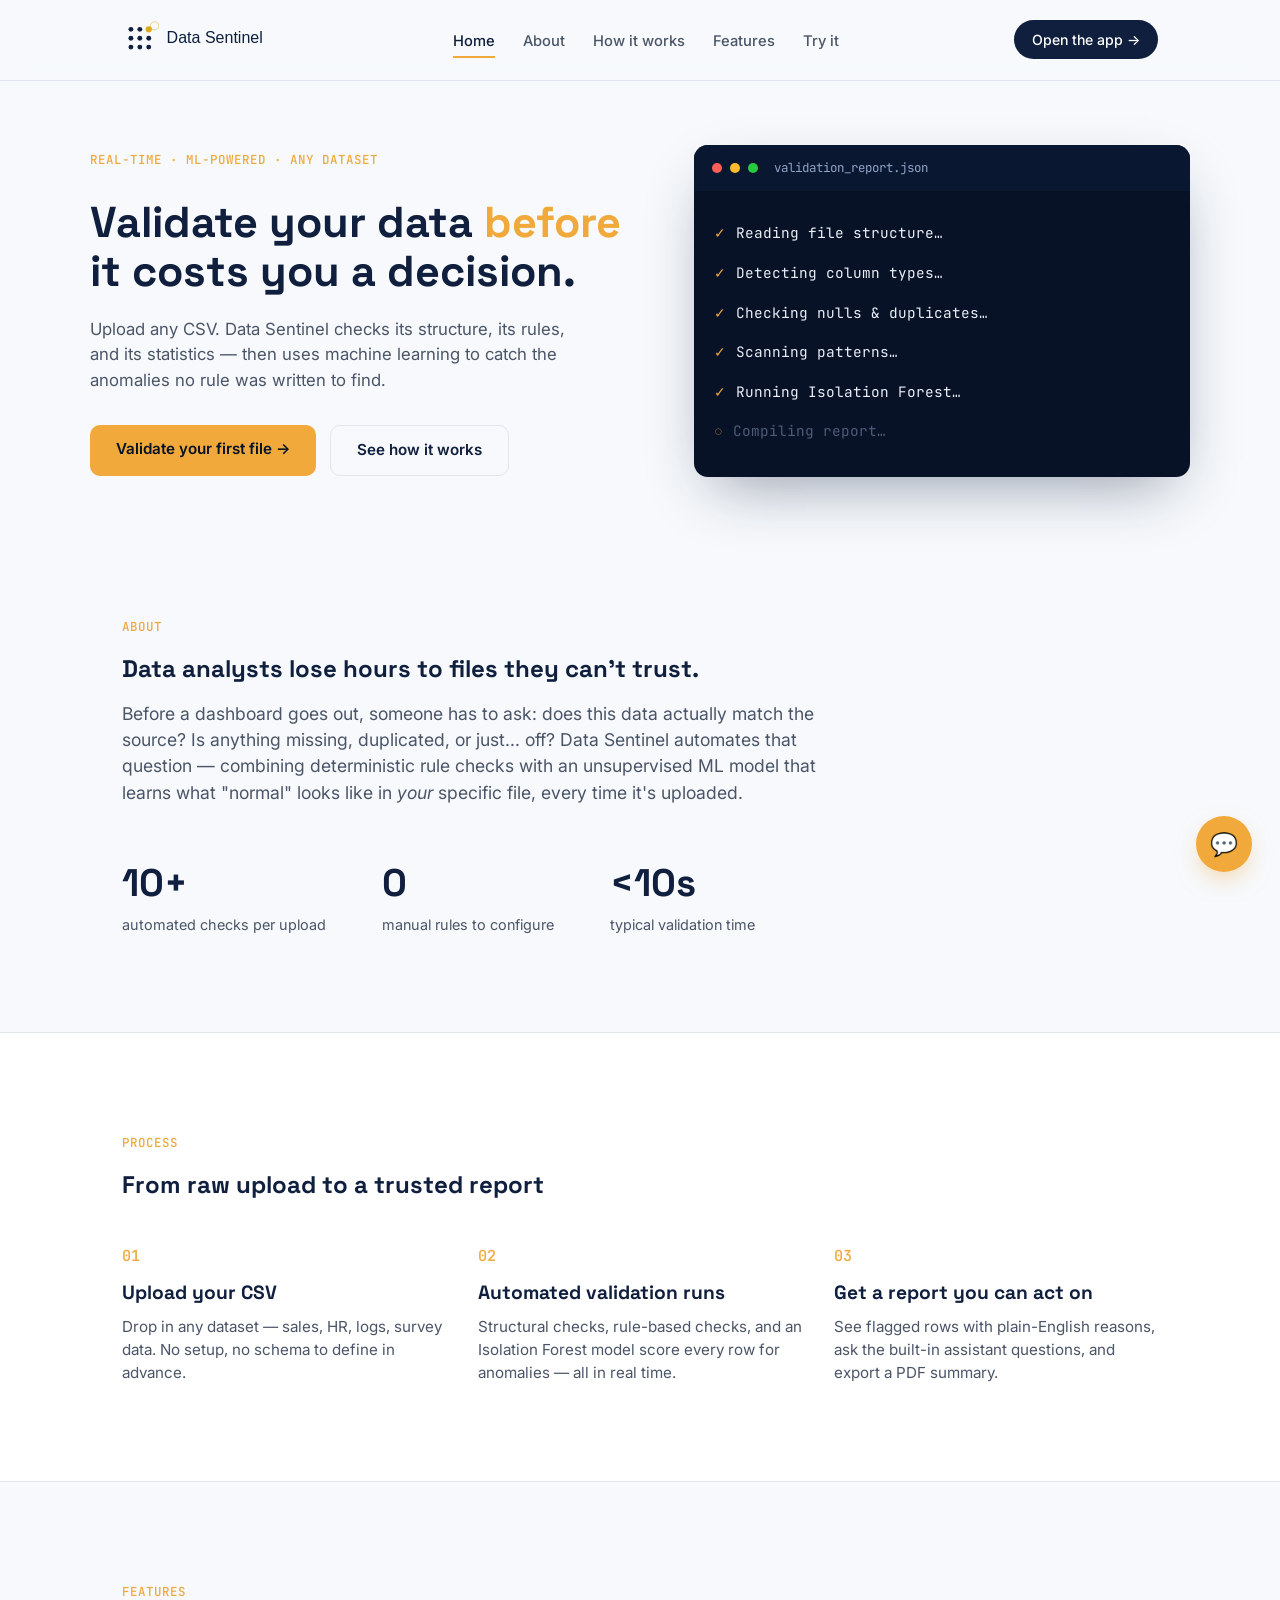
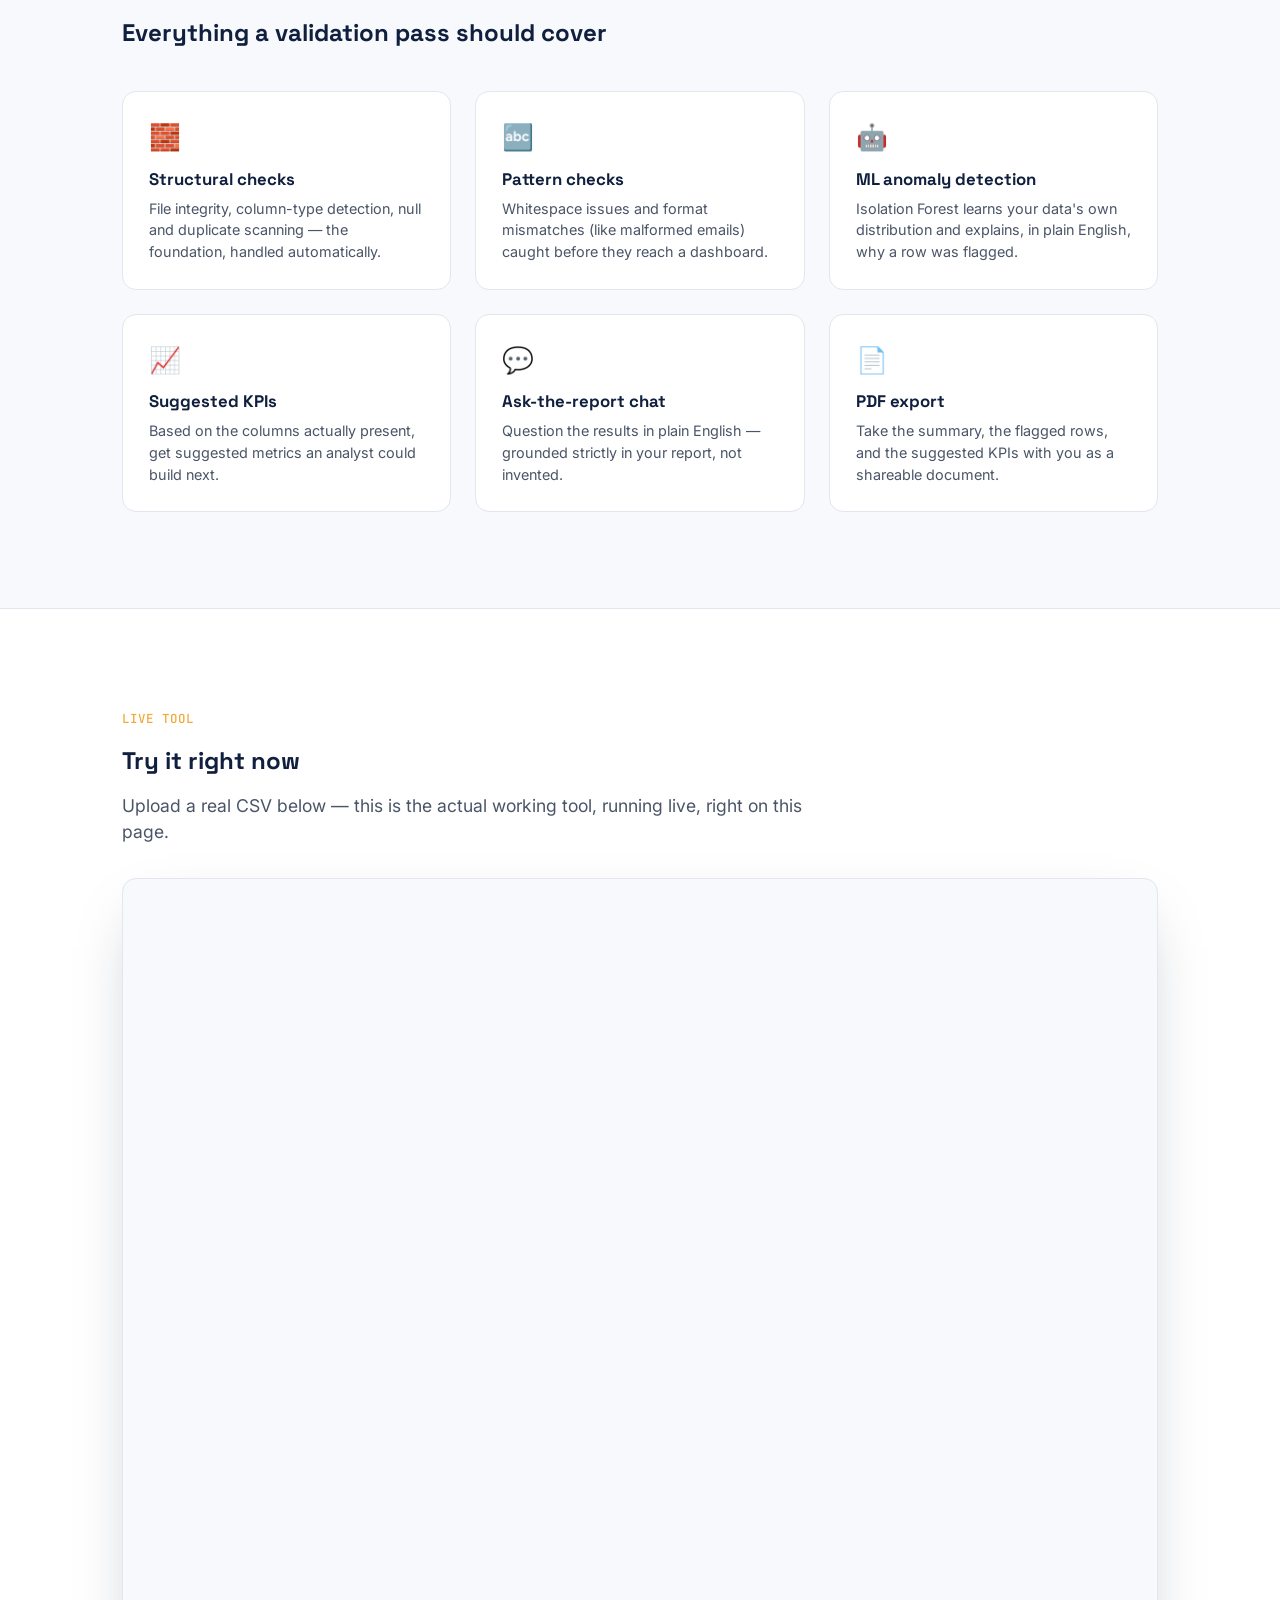
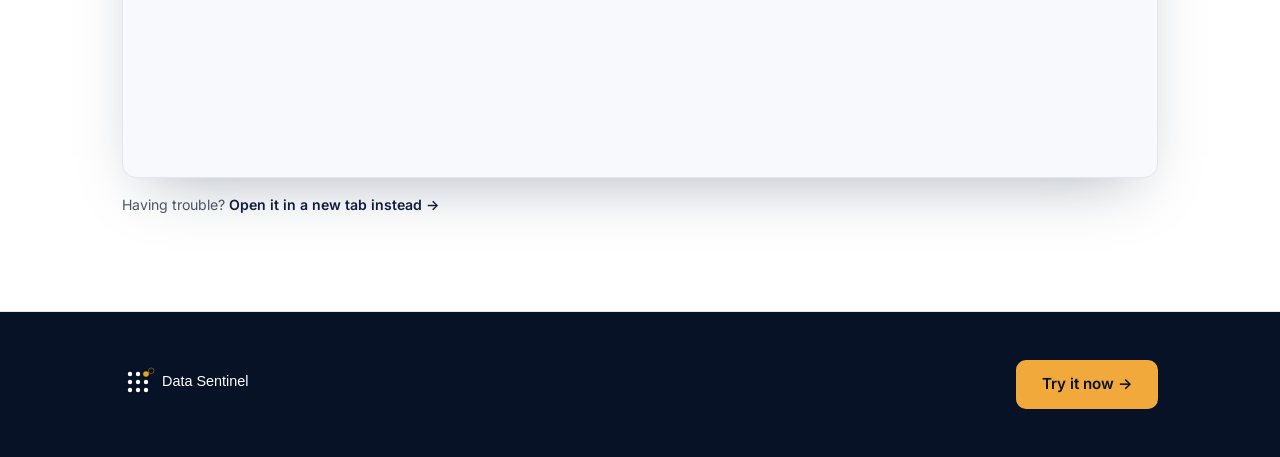
<file: index.html>
<!DOCTYPE html>
<html lang="en">
<head>
<meta charset="UTF-8">
<meta name="viewport" content="width=device-width, initial-scale=1.0">
<title>Data Sentinel — Validate your data before it costs you a decision</title>
<link rel="preconnect" href="https://fonts.googleapis.com">
<link href="https://fonts.googleapis.com/css2?family=Space+Grotesk:wght@500;700&family=Inter:wght@400;500;600&family=JetBrains+Mono:wght@400;500&display=swap" rel="stylesheet">
<link rel="icon" href="favicon.svg" type="image/svg+xml">
<link rel="stylesheet" href="style.css">
</head>
<body>

<nav id="navbar">
  <div class="nav-inner">
    <a href="#home" class="logo" aria-label="Data Sentinel home"><img src="logo-light.svg" alt="Data Sentinel" height="40"></a>
    <ul class="nav-links">
      <li><a href="#home" class="nav-link active" data-section="home">Home</a></li>
      <li><a href="#about" class="nav-link" data-section="about">About</a></li>
      <li><a href="#how-it-works" class="nav-link" data-section="how-it-works">How it works</a></li>
      <li><a href="#features" class="nav-link" data-section="features">Features</a></li>
      <li><a href="#app" class="nav-link" data-section="app">Try it</a></li>
    </ul>
    <a href="#app" class="nav-cta">Open the app →</a>
  </div>
</nav>

<section id="home" class="hero">
  <div class="hero-inner">
    <div class="hero-text">
      <span class="eyebrow">Real-time · ML-powered · Any dataset</span>
      <h1>Validate your data <span class="highlight">before</span> it costs you a decision.</h1>
      <p class="hero-sub">Upload any CSV. Data Sentinel checks its structure, its rules, and its statistics — then uses machine learning to catch the anomalies no rule was written to find.</p>
      <div class="hero-actions">
        <a href="#app" class="btn btn-primary">Validate your first file →</a>
        <a href="#how-it-works" class="btn btn-ghost">See how it works</a>
      </div>
    </div>

    <div class="hero-panel" aria-hidden="true">
      <div class="panel-header">
        <span class="dot red"></span><span class="dot yellow"></span><span class="dot green"></span>
        <span class="panel-title">validation_report.json</span>
      </div>
      <div class="panel-body" id="check-list">
        <div class="check-row"><span class="check-icon">○</span> Reading file structure…</div>
        <div class="check-row"><span class="check-icon">○</span> Detecting column types…</div>
        <div class="check-row"><span class="check-icon">○</span> Checking nulls &amp; duplicates…</div>
        <div class="check-row"><span class="check-icon">○</span> Scanning patterns…</div>
        <div class="check-row"><span class="check-icon">○</span> Running Isolation Forest…</div>
        <div class="check-row"><span class="check-icon">○</span> Compiling report…</div>
      </div>
    </div>
  </div>
</section>

<section id="about" class="about">
  <div class="section-inner">
    <span class="eyebrow">About</span>
    <h2>Data analysts lose hours to files they can't trust.</h2>
    <p class="section-lead">Before a dashboard goes out, someone has to ask: does this data actually match the source? Is anything missing, duplicated, or just... off? Data Sentinel automates that question — combining deterministic rule checks with an unsupervised ML model that learns what "normal" looks like in <em>your</em> specific file, every time it's uploaded.</p>
    <div class="stat-row">
      <div class="stat"><span class="stat-num">10+</span><span class="stat-label">automated checks per upload</span></div>
      <div class="stat"><span class="stat-num">0</span><span class="stat-label">manual rules to configure</span></div>
      <div class="stat"><span class="stat-num">&lt;10s</span><span class="stat-label">typical validation time</span></div>
    </div>
  </div>
</section>

<section id="how-it-works" class="how">
  <div class="section-inner">
    <span class="eyebrow">Process</span>
    <h2>From raw upload to a trusted report</h2>
    <div class="steps">
      <div class="step">
        <span class="step-num">01</span>
        <h3>Upload your CSV</h3>
        <p>Drop in any dataset — sales, HR, logs, survey data. No setup, no schema to define in advance.</p>
      </div>
      <div class="step">
        <span class="step-num">02</span>
        <h3>Automated validation runs</h3>
        <p>Structural checks, rule-based checks, and an Isolation Forest model score every row for anomalies — all in real time.</p>
      </div>
      <div class="step">
        <span class="step-num">03</span>
        <h3>Get a report you can act on</h3>
        <p>See flagged rows with plain-English reasons, ask the built-in assistant questions, and export a PDF summary.</p>
      </div>
    </div>
  </div>
</section>

<section id="features" class="features">
  <div class="section-inner">
    <span class="eyebrow">Features</span>
    <h2>Everything a validation pass should cover</h2>
    <div class="feature-grid">
      <div class="feature-card">
        <div class="feature-icon">🧱</div>
        <h3>Structural checks</h3>
        <p>File integrity, column-type detection, null and duplicate scanning — the foundation, handled automatically.</p>
      </div>
      <div class="feature-card">
        <div class="feature-icon">🔤</div>
        <h3>Pattern checks</h3>
        <p>Whitespace issues and format mismatches (like malformed emails) caught before they reach a dashboard.</p>
      </div>
      <div class="feature-card">
        <div class="feature-icon">🤖</div>
        <h3>ML anomaly detection</h3>
        <p>Isolation Forest learns your data's own distribution and explains, in plain English, why a row was flagged.</p>
      </div>
      <div class="feature-card">
        <div class="feature-icon">📈</div>
        <h3>Suggested KPIs</h3>
        <p>Based on the columns actually present, get suggested metrics an analyst could build next.</p>
      </div>
      <div class="feature-card">
        <div class="feature-icon">💬</div>
        <h3>Ask-the-report chat</h3>
        <p>Question the results in plain English — grounded strictly in your report, not invented.</p>
      </div>
      <div class="feature-card">
        <div class="feature-icon">📄</div>
        <h3>PDF export</h3>
        <p>Take the summary, the flagged rows, and the suggested KPIs with you as a shareable document.</p>
      </div>
    </div>
  </div>
</section>

<section id="app" class="app-embed">
  <div class="section-inner">
    <span class="eyebrow">Live tool</span>
    <h2>Try it right now</h2>
    <p class="section-lead">Upload a real CSV below — this is the actual working tool, running live, right on this page.</p>
    <div class="embed-frame">
      <iframe
        src="https://data-sentinel-hbquh73gibgejxgugq2raq.streamlit.app/?embed=true"
        title="Data Sentinel live app"
        loading="lazy"
        allow="clipboard-write">
      </iframe>
    </div>
    <p class="embed-fallback">Having trouble? <a href="https://data-sentinel-hbquh73gibgejxgugq2raq.streamlit.app" target="_blank" rel="noopener">Open it in a new tab instead →</a></p>
  </div>
</section>

<footer class="site-footer">
  <div class="section-inner footer-inner">
    <a href="#home" class="logo" aria-label="Data Sentinel home"><img src="logo-dark.svg" alt="Data Sentinel" height="36"></a>
    <a href="#app" class="btn btn-primary">Try it now →</a>
  </div>
</footer>

<button id="chat-fab" aria-label="Open chat">💬</button>
<div id="chat-popover">
  <div class="chat-popover-header">Ask about your data</div>
  <p class="chat-popover-body">The real, live assistant runs inside the app once you upload a file — it reads your actual validation report, not a canned script.</p>
  <a href="#app" class="btn btn-primary btn-small">Open the app →</a>
</div>

<script src="script.js"></script>
</body>
</html>
</file>
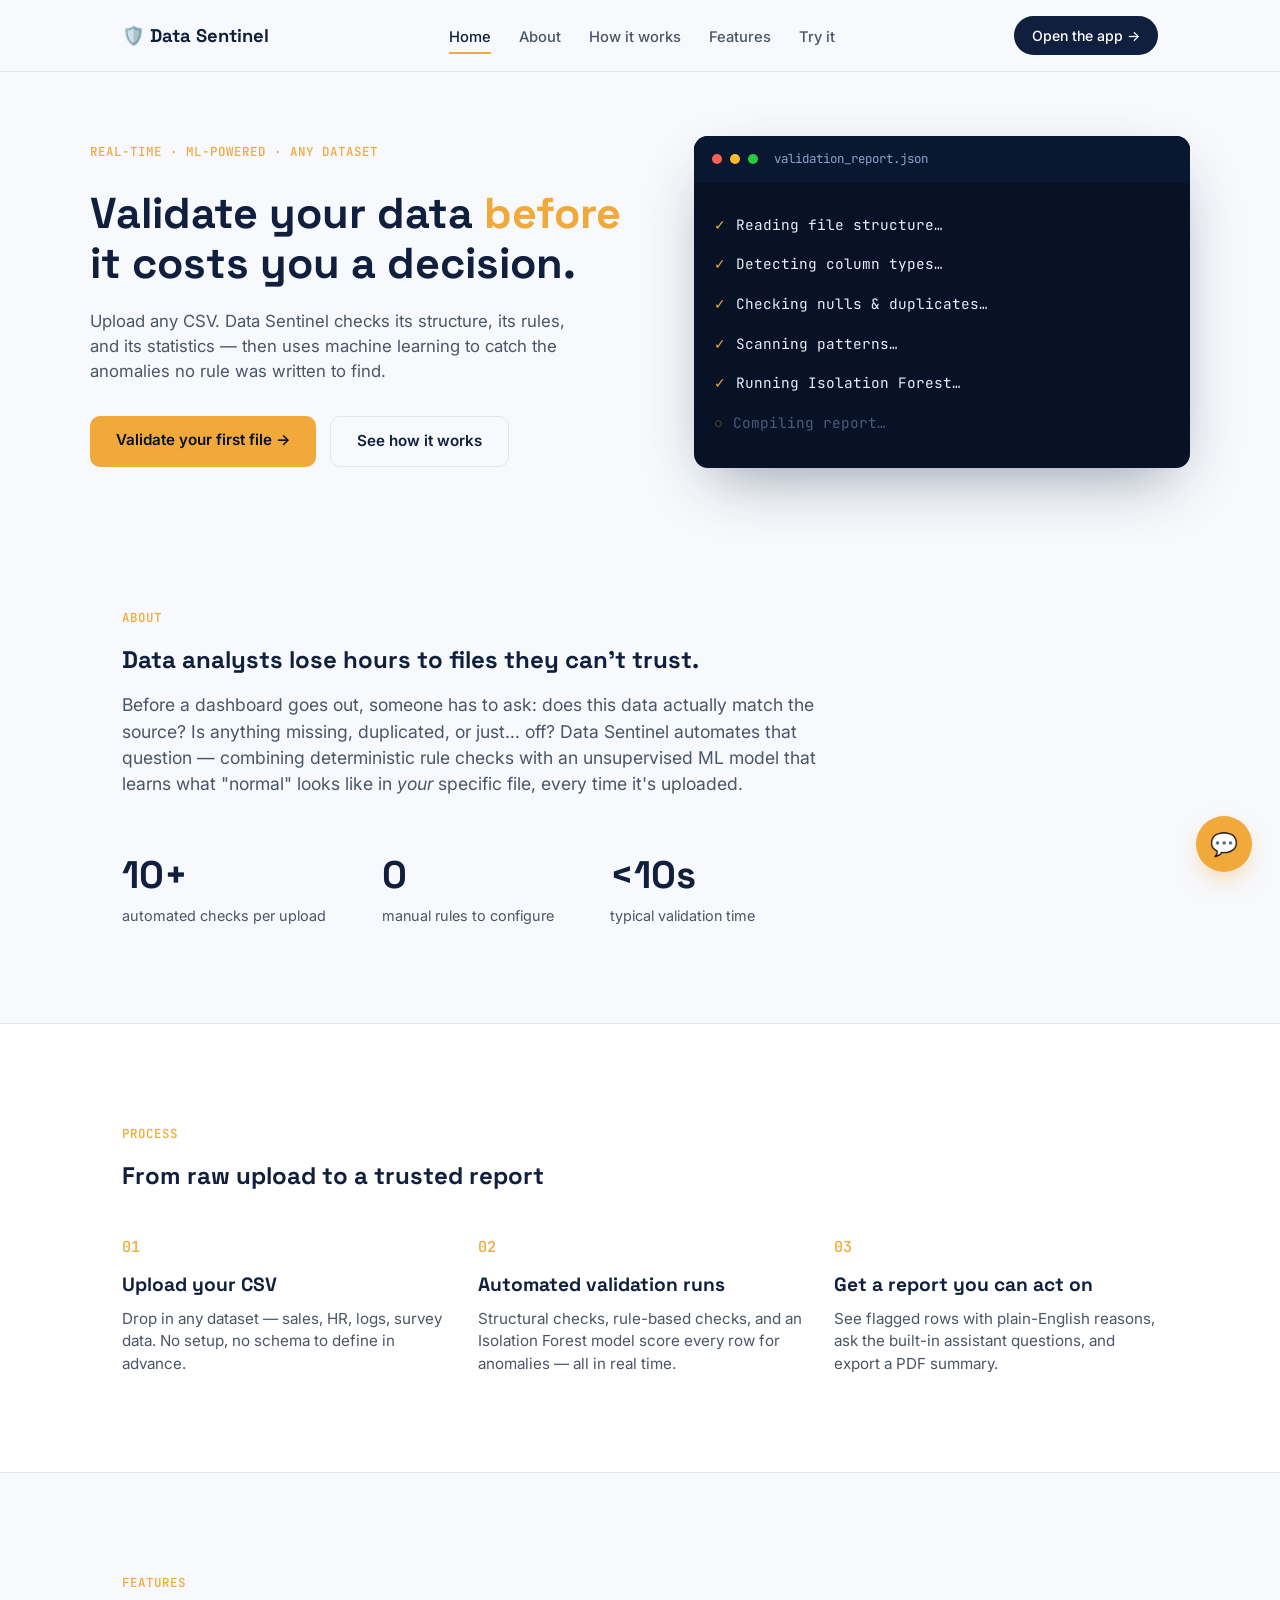
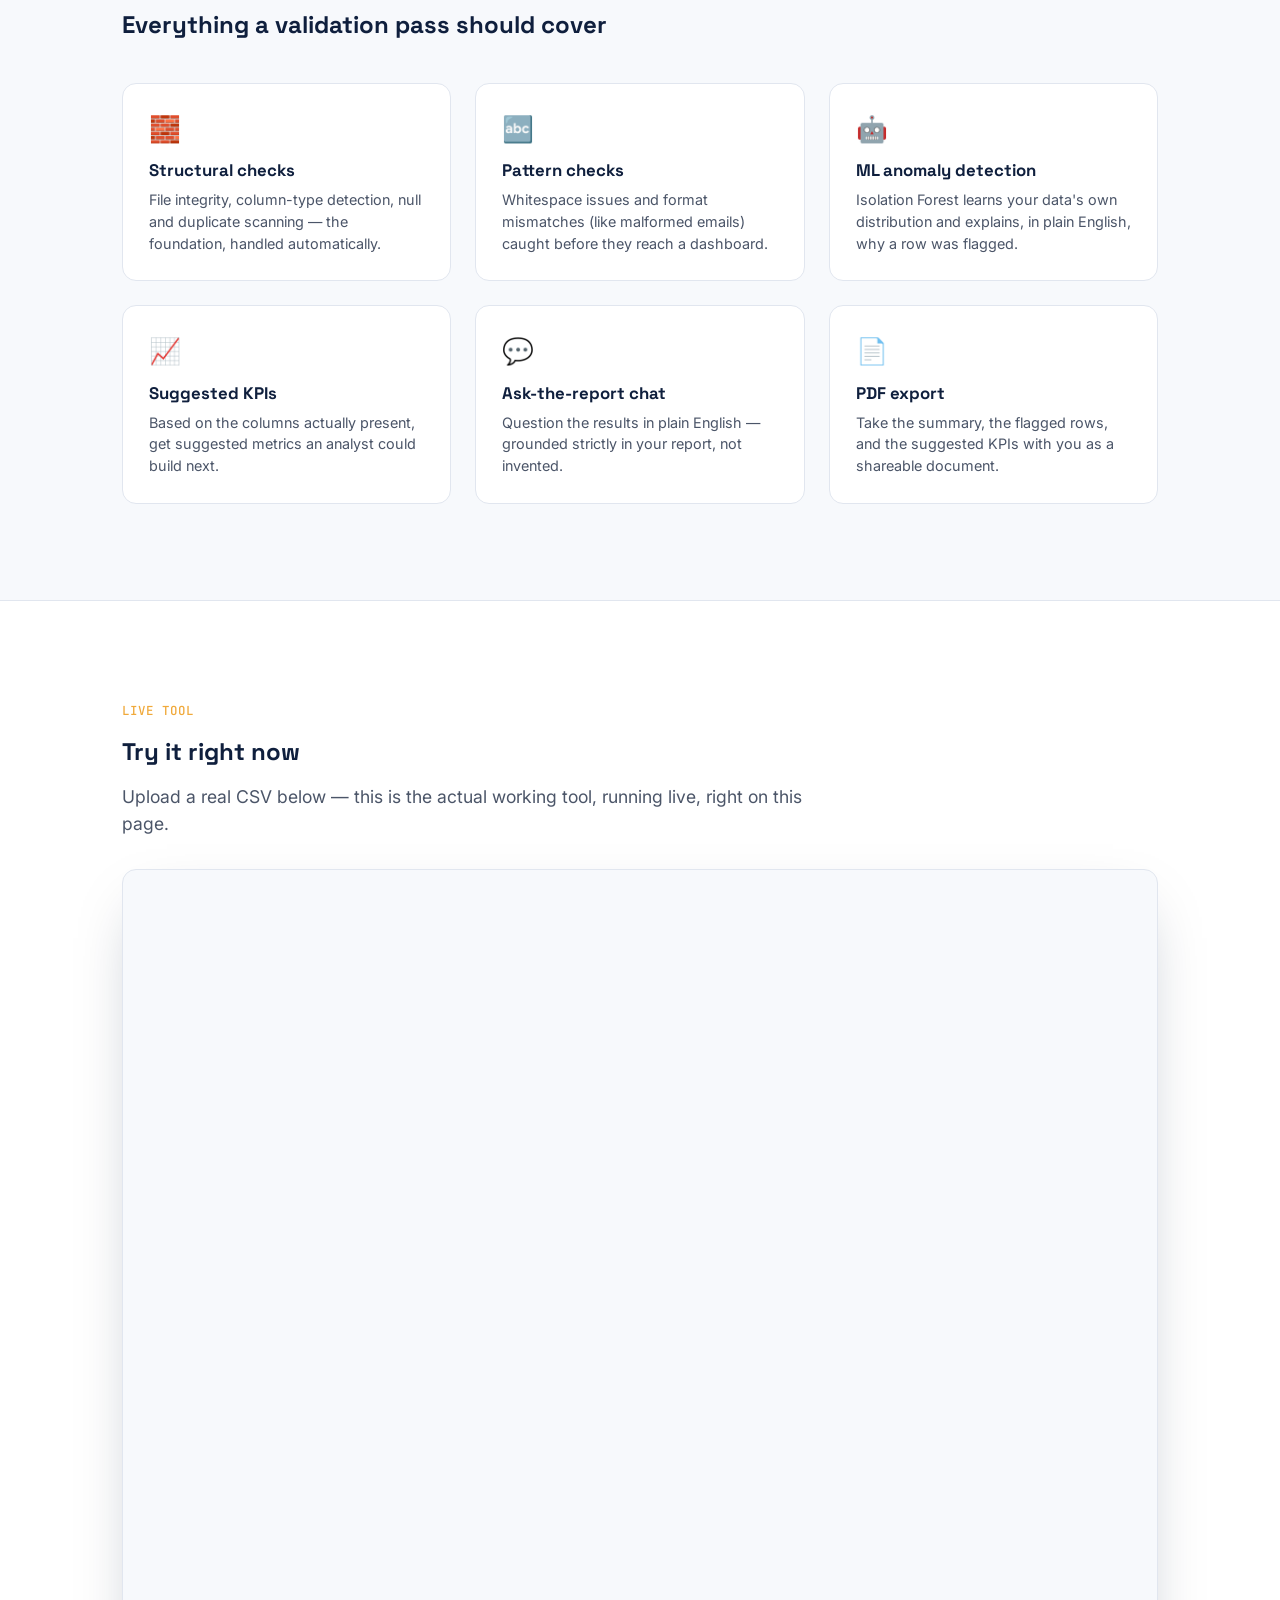
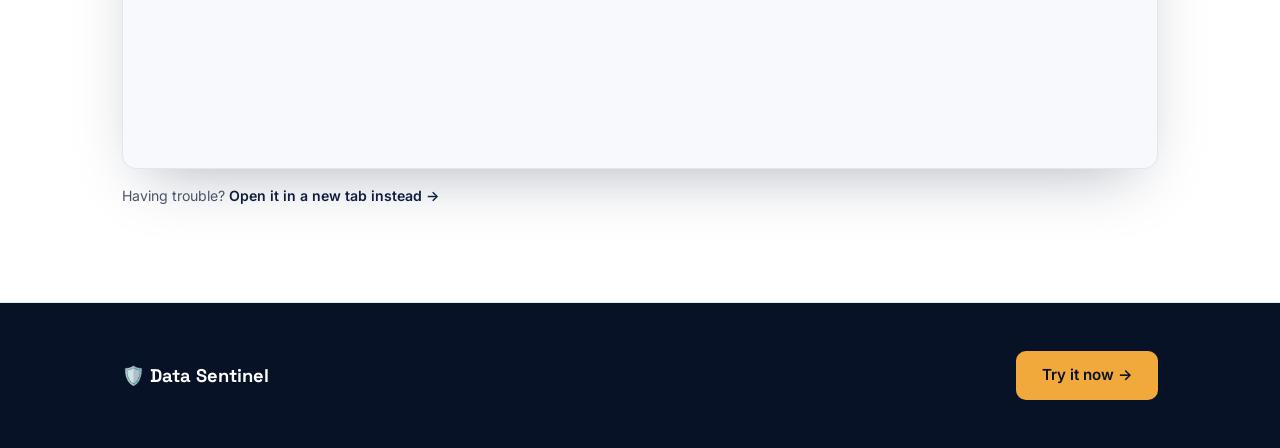
<file: UI/index.html>
<!DOCTYPE html>
<html lang="en">
<head>
<meta charset="UTF-8">
<meta name="viewport" content="width=device-width, initial-scale=1.0">
<title>Data Sentinel — Validate your data before it costs you a decision</title>
<link rel="preconnect" href="https://fonts.googleapis.com">
<link href="https://fonts.googleapis.com/css2?family=Space+Grotesk:wght@500;700&family=Inter:wght@400;500;600&family=JetBrains+Mono:wght@400;500&display=swap" rel="stylesheet">
<link rel="stylesheet" href="style.css">
</head>
<body>

<nav id="navbar">
  <div class="nav-inner">
    <div class="logo">🛡️ Data Sentinel</div>
    <ul class="nav-links">
      <li><a href="#home" class="nav-link active" data-section="home">Home</a></li>
      <li><a href="#about" class="nav-link" data-section="about">About</a></li>
      <li><a href="#how-it-works" class="nav-link" data-section="how-it-works">How it works</a></li>
      <li><a href="#features" class="nav-link" data-section="features">Features</a></li>
      <li><a href="#app" class="nav-link" data-section="app">Try it</a></li>
    </ul>
    <a href="#app" class="nav-cta">Open the app →</a>
  </div>
</nav>

<section id="home" class="hero">
  <div class="hero-inner">
    <div class="hero-text">
      <span class="eyebrow">Real-time · ML-powered · Any dataset</span>
      <h1>Validate your data <span class="highlight">before</span> it costs you a decision.</h1>
      <p class="hero-sub">Upload any CSV. Data Sentinel checks its structure, its rules, and its statistics — then uses machine learning to catch the anomalies no rule was written to find.</p>
      <div class="hero-actions">
        <a href="#app" class="btn btn-primary">Validate your first file →</a>
        <a href="#how-it-works" class="btn btn-ghost">See how it works</a>
      </div>
    </div>

    <div class="hero-panel" aria-hidden="true">
      <div class="panel-header">
        <span class="dot red"></span><span class="dot yellow"></span><span class="dot green"></span>
        <span class="panel-title">validation_report.json</span>
      </div>
      <div class="panel-body" id="check-list">
        <div class="check-row"><span class="check-icon">○</span> Reading file structure…</div>
        <div class="check-row"><span class="check-icon">○</span> Detecting column types…</div>
        <div class="check-row"><span class="check-icon">○</span> Checking nulls &amp; duplicates…</div>
        <div class="check-row"><span class="check-icon">○</span> Scanning patterns…</div>
        <div class="check-row"><span class="check-icon">○</span> Running Isolation Forest…</div>
        <div class="check-row"><span class="check-icon">○</span> Compiling report…</div>
      </div>
    </div>
  </div>
</section>

<section id="about" class="about">
  <div class="section-inner">
    <span class="eyebrow">About</span>
    <h2>Data analysts lose hours to files they can't trust.</h2>
    <p class="section-lead">Before a dashboard goes out, someone has to ask: does this data actually match the source? Is anything missing, duplicated, or just... off? Data Sentinel automates that question — combining deterministic rule checks with an unsupervised ML model that learns what "normal" looks like in <em>your</em> specific file, every time it's uploaded.</p>
    <div class="stat-row">
      <div class="stat"><span class="stat-num">10+</span><span class="stat-label">automated checks per upload</span></div>
      <div class="stat"><span class="stat-num">0</span><span class="stat-label">manual rules to configure</span></div>
      <div class="stat"><span class="stat-num">&lt;10s</span><span class="stat-label">typical validation time</span></div>
    </div>
  </div>
</section>

<section id="how-it-works" class="how">
  <div class="section-inner">
    <span class="eyebrow">Process</span>
    <h2>From raw upload to a trusted report</h2>
    <div class="steps">
      <div class="step">
        <span class="step-num">01</span>
        <h3>Upload your CSV</h3>
        <p>Drop in any dataset — sales, HR, logs, survey data. No setup, no schema to define in advance.</p>
      </div>
      <div class="step">
        <span class="step-num">02</span>
        <h3>Automated validation runs</h3>
        <p>Structural checks, rule-based checks, and an Isolation Forest model score every row for anomalies — all in real time.</p>
      </div>
      <div class="step">
        <span class="step-num">03</span>
        <h3>Get a report you can act on</h3>
        <p>See flagged rows with plain-English reasons, ask the built-in assistant questions, and export a PDF summary.</p>
      </div>
    </div>
  </div>
</section>

<section id="features" class="features">
  <div class="section-inner">
    <span class="eyebrow">Features</span>
    <h2>Everything a validation pass should cover</h2>
    <div class="feature-grid">
      <div class="feature-card">
        <div class="feature-icon">🧱</div>
        <h3>Structural checks</h3>
        <p>File integrity, column-type detection, null and duplicate scanning — the foundation, handled automatically.</p>
      </div>
      <div class="feature-card">
        <div class="feature-icon">🔤</div>
        <h3>Pattern checks</h3>
        <p>Whitespace issues and format mismatches (like malformed emails) caught before they reach a dashboard.</p>
      </div>
      <div class="feature-card">
        <div class="feature-icon">🤖</div>
        <h3>ML anomaly detection</h3>
        <p>Isolation Forest learns your data's own distribution and explains, in plain English, why a row was flagged.</p>
      </div>
      <div class="feature-card">
        <div class="feature-icon">📈</div>
        <h3>Suggested KPIs</h3>
        <p>Based on the columns actually present, get suggested metrics an analyst could build next.</p>
      </div>
      <div class="feature-card">
        <div class="feature-icon">💬</div>
        <h3>Ask-the-report chat</h3>
        <p>Question the results in plain English — grounded strictly in your report, not invented.</p>
      </div>
      <div class="feature-card">
        <div class="feature-icon">📄</div>
        <h3>PDF export</h3>
        <p>Take the summary, the flagged rows, and the suggested KPIs with you as a shareable document.</p>
      </div>
    </div>
  </div>
</section>

<section id="app" class="app-embed">
  <div class="section-inner">
    <span class="eyebrow">Live tool</span>
    <h2>Try it right now</h2>
    <p class="section-lead">Upload a real CSV below — this is the actual working tool, running live, right on this page.</p>
    <div class="embed-frame">
      <iframe
        src="https://data-sentinel-hbquh73gibgejxgugq2raq.streamlit.app/?embed=true"
        title="Data Sentinel live app"
        loading="lazy"
        allow="clipboard-write">
      </iframe>
    </div>
    <p class="embed-fallback">Having trouble? <a href="https://data-sentinel-hbquh73gibgejxgugq2raq.streamlit.app" target="_blank" rel="noopener">Open it in a new tab instead →</a></p>
  </div>
</section>

<footer class="site-footer">
  <div class="section-inner footer-inner">
    <div class="logo">🛡️ Data Sentinel</div>
    <a href="#app" class="btn btn-primary">Try it now →</a>
  </div>
</footer>

<button id="chat-fab" aria-label="Open chat">💬</button>
<div id="chat-popover">
  <div class="chat-popover-header">Ask about your data</div>
  <p class="chat-popover-body">The real, live assistant runs inside the app once you upload a file — it reads your actual validation report, not a canned script.</p>
  <a href="#app" class="btn btn-primary btn-small">Open the app →</a>
</div>

<script src="script.js"></script>
</body>
</html>
</file>
<file: style.css>
:root {
  --navy: #0f1f3d;
  --navy-deep: #081226;
  --gold: #f0a93a;
  --gold-soft: #fbd897;
  --bg: #f7f9fc;
  --ink: #101828;
  --ink-soft: #4b5568;
  --line: #e1e6ef;
  --radius: 14px;
  --font-display: 'Space Grotesk', sans-serif;
  --font-body: 'Inter', sans-serif;
  --font-mono: 'JetBrains Mono', monospace;
}

* { box-sizing: border-box; margin: 0; padding: 0; }
html { scroll-behavior: smooth; }
body { font-family: var(--font-body); color: var(--ink); background: var(--bg); line-height: 1.5; }
h1, h2, h3 { font-family: var(--font-display); color: var(--navy); }
a { text-decoration: none; color: inherit; }
.section-inner { max-width: 1100px; margin: 0 auto; padding: 96px 32px; }
.eyebrow {
  font-family: var(--font-mono); font-size: 0.78rem; letter-spacing: 0.08em;
  text-transform: uppercase; color: var(--gold); font-weight: 500; display: inline-block; margin-bottom: 14px;
}

/* --- Nav --- */
#navbar {
  position: sticky; top: 0; z-index: 100; background: rgba(247,249,252,0.85);
  backdrop-filter: blur(10px); border-bottom: 1px solid var(--line);
}
.nav-inner {
  max-width: 1100px; margin: 0 auto; padding: 16px 32px;
  display: flex; align-items: center; justify-content: space-between;
}
.logo { font-family: var(--font-display); font-weight: 700; font-size: 1.15rem; color: var(--navy); }
.nav-links { list-style: none; display: flex; gap: 28px; }
.nav-link { font-size: 0.92rem; color: var(--ink-soft); font-weight: 500; position: relative; padding: 4px 0; transition: color 0.2s; }
.nav-link:hover { color: var(--navy); }
.nav-link.active { color: var(--navy); }
.nav-link.active::after {
  content: ""; position: absolute; left: 0; bottom: -4px; width: 100%; height: 2px; background: var(--gold);
}
.nav-cta {
  background: var(--navy); color: white; padding: 9px 18px; border-radius: 999px;
  font-size: 0.88rem; font-weight: 500; transition: background 0.2s;
}
.nav-cta:hover { background: var(--navy-deep); }

/* --- Buttons --- */
.btn { display: inline-block; padding: 13px 26px; border-radius: 10px; font-weight: 600; font-size: 0.95rem; transition: all 0.2s; }
.btn-primary { background: var(--gold); color: var(--navy-deep); }
.btn-primary:hover { background: var(--gold-soft); transform: translateY(-1px); }
.btn-ghost { color: var(--navy); border: 1px solid var(--line); }
.btn-ghost:hover { border-color: var(--navy); }
.btn-small { padding: 9px 16px; font-size: 0.85rem; }

/* --- Hero --- */
.hero { padding: 64px 32px 40px; }
.hero-inner {
  max-width: 1100px; margin: 0 auto; display: grid; grid-template-columns: 1.05fr 0.95fr;
  gap: 56px; align-items: center;
}
.hero-text h1 { font-size: 2.7rem; line-height: 1.15; margin: 14px 0 20px; }
.hero-text .highlight { color: var(--gold); }
.hero-sub { color: var(--ink-soft); font-size: 1.05rem; max-width: 480px; margin-bottom: 32px; }
.hero-actions { display: flex; gap: 14px; flex-wrap: wrap; }

.hero-panel {
  background: var(--navy-deep); border-radius: var(--radius); overflow: hidden;
  box-shadow: 0 24px 60px -20px rgba(15,31,61,0.45);
}
.panel-header { display: flex; align-items: center; gap: 8px; padding: 14px 18px; background: #0a1730; }
.dot { width: 10px; height: 10px; border-radius: 50%; }
.dot.red { background: #ff5f56; } .dot.yellow { background: #ffbd2e; } .dot.green { background: #27c93f; }
.panel-title { font-family: var(--font-mono); font-size: 0.78rem; color: #8fa3c9; margin-left: 8px; }
.panel-body { padding: 22px 20px 26px; font-family: var(--font-mono); font-size: 0.9rem; }
.check-row { color: #8fa3c9; padding: 9px 0; display: flex; align-items: center; gap: 10px; opacity: 0.5; transition: all 0.4s; }
.check-row.done { color: #e8edf7; opacity: 1; }
.check-icon { color: var(--gold); }

/* --- About --- */
.section-lead { color: var(--ink-soft); font-size: 1.1rem; max-width: 720px; margin-top: 14px; }
.stat-row { display: flex; gap: 56px; margin-top: 48px; flex-wrap: wrap; }
.stat-num { font-family: var(--font-display); font-size: 2.4rem; font-weight: 700; color: var(--navy); display: block; }
.stat-label { color: var(--ink-soft); font-size: 0.9rem; }

/* --- How it works --- */
.how { background: white; border-top: 1px solid var(--line); border-bottom: 1px solid var(--line); }
.steps { display: grid; grid-template-columns: repeat(3, 1fr); gap: 32px; margin-top: 40px; }
.step-num { font-family: var(--font-mono); color: var(--gold); font-weight: 500; font-size: 0.95rem; }
.step h3 { margin: 12px 0 8px; font-size: 1.2rem; }
.step p { color: var(--ink-soft); font-size: 0.95rem; }

/* --- Features --- */
.feature-grid { display: grid; grid-template-columns: repeat(3, 1fr); gap: 24px; margin-top: 40px; }
.feature-card {
  background: white; border: 1px solid var(--line); border-radius: var(--radius);
  padding: 26px; transition: transform 0.2s, box-shadow 0.2s;
}
.feature-card:hover { transform: translateY(-3px); box-shadow: 0 16px 32px -18px rgba(15,31,61,0.25); }
.feature-icon { font-size: 1.6rem; margin-bottom: 10px; }
.feature-card h3 { font-size: 1.05rem; margin-bottom: 6px; }
.feature-card p { color: var(--ink-soft); font-size: 0.9rem; }

/* --- App embed --- */
.app-embed { background: white; border-top: 1px solid var(--line); border-bottom: 1px solid var(--line); }
.embed-frame {
  margin-top: 32px; border-radius: var(--radius); overflow: hidden;
  border: 1px solid var(--line); box-shadow: 0 24px 60px -24px rgba(15,31,61,0.35);
  height: 900px; background: var(--bg);
}
.embed-frame iframe { width: 100%; height: 100%; border: none; }
.embed-fallback { margin-top: 16px; font-size: 0.88rem; color: var(--ink-soft); }
.embed-fallback a { color: var(--navy); font-weight: 600; }

/* --- Footer --- */
.site-footer { background: var(--navy-deep); color: white; }
.footer-inner { display: flex; align-items: center; justify-content: space-between; padding: 48px 32px; }
.site-footer .logo { color: white; }

/* --- Chat popover --- */
#chat-fab {
  position: fixed; bottom: 28px; right: 28px; width: 56px; height: 56px; border-radius: 50%;
  background: var(--gold); border: none; font-size: 1.4rem; cursor: pointer; z-index: 200;
  box-shadow: 0 10px 26px -8px rgba(240,169,58,0.6); transition: transform 0.2s;
}
#chat-fab:hover { transform: scale(1.06); }
#chat-popover {
  position: fixed; bottom: 96px; right: 28px; width: 280px; background: white; border-radius: var(--radius);
  border: 1px solid var(--line); box-shadow: 0 20px 48px -16px rgba(15,31,61,0.35); padding: 20px;
  display: none; z-index: 200;
}
#chat-popover.open { display: block; }
.chat-popover-header { font-family: var(--font-display); font-weight: 700; color: var(--navy); margin-bottom: 8px; }
.chat-popover-body { font-size: 0.85rem; color: var(--ink-soft); margin-bottom: 14px; }

/* --- Responsive --- */
@media (max-width: 860px) {
  .nav-links { display: none; }
  .hero-inner { grid-template-columns: 1fr; }
  .steps, .feature-grid { grid-template-columns: 1fr; }
  .stat-row { gap: 32px; }
}

@media (prefers-reduced-motion: reduce) {
  * { transition: none !important; scroll-behavior: auto !important; }
}
</file>
<file: UI/style.css>
:root {
  --navy: #0f1f3d;
  --navy-deep: #081226;
  --gold: #f0a93a;
  --gold-soft: #fbd897;
  --bg: #f7f9fc;
  --ink: #101828;
  --ink-soft: #4b5568;
  --line: #e1e6ef;
  --radius: 14px;
  --font-display: 'Space Grotesk', sans-serif;
  --font-body: 'Inter', sans-serif;
  --font-mono: 'JetBrains Mono', monospace;
}

* { box-sizing: border-box; margin: 0; padding: 0; }
html { scroll-behavior: smooth; }
body { font-family: var(--font-body); color: var(--ink); background: var(--bg); line-height: 1.5; }
h1, h2, h3 { font-family: var(--font-display); color: var(--navy); }
a { text-decoration: none; color: inherit; }
.section-inner { max-width: 1100px; margin: 0 auto; padding: 96px 32px; }
.eyebrow {
  font-family: var(--font-mono); font-size: 0.78rem; letter-spacing: 0.08em;
  text-transform: uppercase; color: var(--gold); font-weight: 500; display: inline-block; margin-bottom: 14px;
}

/* --- Nav --- */
#navbar {
  position: sticky; top: 0; z-index: 100; background: rgba(247,249,252,0.85);
  backdrop-filter: blur(10px); border-bottom: 1px solid var(--line);
}
.nav-inner {
  max-width: 1100px; margin: 0 auto; padding: 16px 32px;
  display: flex; align-items: center; justify-content: space-between;
}
.logo { font-family: var(--font-display); font-weight: 700; font-size: 1.15rem; color: var(--navy); }
.nav-links { list-style: none; display: flex; gap: 28px; }
.nav-link { font-size: 0.92rem; color: var(--ink-soft); font-weight: 500; position: relative; padding: 4px 0; transition: color 0.2s; }
.nav-link:hover { color: var(--navy); }
.nav-link.active { color: var(--navy); }
.nav-link.active::after {
  content: ""; position: absolute; left: 0; bottom: -4px; width: 100%; height: 2px; background: var(--gold);
}
.nav-cta {
  background: var(--navy); color: white; padding: 9px 18px; border-radius: 999px;
  font-size: 0.88rem; font-weight: 500; transition: background 0.2s;
}
.nav-cta:hover { background: var(--navy-deep); }

/* --- Buttons --- */
.btn { display: inline-block; padding: 13px 26px; border-radius: 10px; font-weight: 600; font-size: 0.95rem; transition: all 0.2s; }
.btn-primary { background: var(--gold); color: var(--navy-deep); }
.btn-primary:hover { background: var(--gold-soft); transform: translateY(-1px); }
.btn-ghost { color: var(--navy); border: 1px solid var(--line); }
.btn-ghost:hover { border-color: var(--navy); }
.btn-small { padding: 9px 16px; font-size: 0.85rem; }

/* --- Hero --- */
.hero { padding: 64px 32px 40px; }
.hero-inner {
  max-width: 1100px; margin: 0 auto; display: grid; grid-template-columns: 1.05fr 0.95fr;
  gap: 56px; align-items: center;
}
.hero-text h1 { font-size: 2.7rem; line-height: 1.15; margin: 14px 0 20px; }
.hero-text .highlight { color: var(--gold); }
.hero-sub { color: var(--ink-soft); font-size: 1.05rem; max-width: 480px; margin-bottom: 32px; }
.hero-actions { display: flex; gap: 14px; flex-wrap: wrap; }

.hero-panel {
  background: var(--navy-deep); border-radius: var(--radius); overflow: hidden;
  box-shadow: 0 24px 60px -20px rgba(15,31,61,0.45);
}
.panel-header { display: flex; align-items: center; gap: 8px; padding: 14px 18px; background: #0a1730; }
.dot { width: 10px; height: 10px; border-radius: 50%; }
.dot.red { background: #ff5f56; } .dot.yellow { background: #ffbd2e; } .dot.green { background: #27c93f; }
.panel-title { font-family: var(--font-mono); font-size: 0.78rem; color: #8fa3c9; margin-left: 8px; }
.panel-body { padding: 22px 20px 26px; font-family: var(--font-mono); font-size: 0.9rem; }
.check-row { color: #8fa3c9; padding: 9px 0; display: flex; align-items: center; gap: 10px; opacity: 0.5; transition: all 0.4s; }
.check-row.done { color: #e8edf7; opacity: 1; }
.check-icon { color: var(--gold); }

/* --- About --- */
.section-lead { color: var(--ink-soft); font-size: 1.1rem; max-width: 720px; margin-top: 14px; }
.stat-row { display: flex; gap: 56px; margin-top: 48px; flex-wrap: wrap; }
.stat-num { font-family: var(--font-display); font-size: 2.4rem; font-weight: 700; color: var(--navy); display: block; }
.stat-label { color: var(--ink-soft); font-size: 0.9rem; }

/* --- How it works --- */
.how { background: white; border-top: 1px solid var(--line); border-bottom: 1px solid var(--line); }
.steps { display: grid; grid-template-columns: repeat(3, 1fr); gap: 32px; margin-top: 40px; }
.step-num { font-family: var(--font-mono); color: var(--gold); font-weight: 500; font-size: 0.95rem; }
.step h3 { margin: 12px 0 8px; font-size: 1.2rem; }
.step p { color: var(--ink-soft); font-size: 0.95rem; }

/* --- Features --- */
.feature-grid { display: grid; grid-template-columns: repeat(3, 1fr); gap: 24px; margin-top: 40px; }
.feature-card {
  background: white; border: 1px solid var(--line); border-radius: var(--radius);
  padding: 26px; transition: transform 0.2s, box-shadow 0.2s;
}
.feature-card:hover { transform: translateY(-3px); box-shadow: 0 16px 32px -18px rgba(15,31,61,0.25); }
.feature-icon { font-size: 1.6rem; margin-bottom: 10px; }
.feature-card h3 { font-size: 1.05rem; margin-bottom: 6px; }
.feature-card p { color: var(--ink-soft); font-size: 0.9rem; }

/* --- App embed --- */
.app-embed { background: white; border-top: 1px solid var(--line); border-bottom: 1px solid var(--line); }
.embed-frame {
  margin-top: 32px; border-radius: var(--radius); overflow: hidden;
  border: 1px solid var(--line); box-shadow: 0 24px 60px -24px rgba(15,31,61,0.35);
  height: 900px; background: var(--bg);
}
.embed-frame iframe { width: 100%; height: 100%; border: none; }
.embed-fallback { margin-top: 16px; font-size: 0.88rem; color: var(--ink-soft); }
.embed-fallback a { color: var(--navy); font-weight: 600; }

/* --- Footer --- */
.site-footer { background: var(--navy-deep); color: white; }
.footer-inner { display: flex; align-items: center; justify-content: space-between; padding: 48px 32px; }
.site-footer .logo { color: white; }

/* --- Chat popover --- */
#chat-fab {
  position: fixed; bottom: 28px; right: 28px; width: 56px; height: 56px; border-radius: 50%;
  background: var(--gold); border: none; font-size: 1.4rem; cursor: pointer; z-index: 200;
  box-shadow: 0 10px 26px -8px rgba(240,169,58,0.6); transition: transform 0.2s;
}
#chat-fab:hover { transform: scale(1.06); }
#chat-popover {
  position: fixed; bottom: 96px; right: 28px; width: 280px; background: white; border-radius: var(--radius);
  border: 1px solid var(--line); box-shadow: 0 20px 48px -16px rgba(15,31,61,0.35); padding: 20px;
  display: none; z-index: 200;
}
#chat-popover.open { display: block; }
.chat-popover-header { font-family: var(--font-display); font-weight: 700; color: var(--navy); margin-bottom: 8px; }
.chat-popover-body { font-size: 0.85rem; color: var(--ink-soft); margin-bottom: 14px; }

/* --- Responsive --- */
@media (max-width: 860px) {
  .nav-links { display: none; }
  .hero-inner { grid-template-columns: 1fr; }
  .steps, .feature-grid { grid-template-columns: 1fr; }
  .stat-row { gap: 32px; }
}

@media (prefers-reduced-motion: reduce) {
  * { transition: none !important; scroll-behavior: auto !important; }
}
</file>
